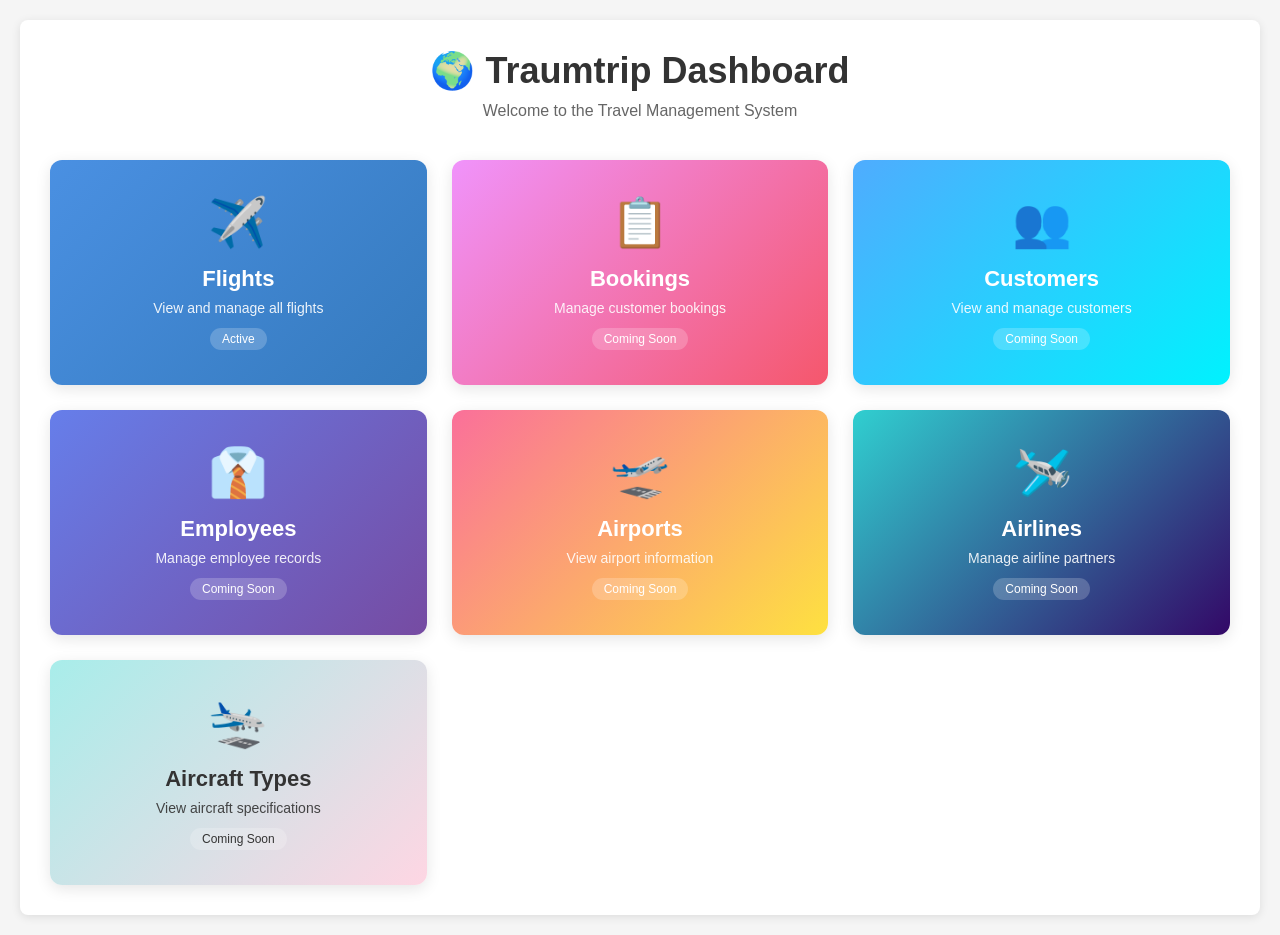
<file: frontend/index.html>
<!DOCTYPE html>
<html lang="en">

<head>
    <meta charset="UTF-8">
    <meta name="viewport" content="width=device-width, initial-scale=1.0">
    <title>Traumtrip - Dashboard</title>
    <link rel="stylesheet" href="styles.css">
</head>

<body>
    <main class="container">
        <header class="dashboard-header">
            <h1>🌍 Traumtrip Dashboard</h1>
            <p>Welcome to the Travel Management System</p>
        </header>

        <section class="dashboard-grid">
            <!-- Flights -->
            <a href="flights.html" class="dashboard-card flights">
                <span class="card-icon">✈️</span>
                <span class="card-title">Flights</span>
                <span class="card-description">View and manage all flights</span>
                <span class="card-badge">Active</span>
            </a>

            <!-- Bookings -->
            <a href="bookings.html" class="dashboard-card bookings">
                <span class="card-icon">📋</span>
                <span class="card-title">Bookings</span>
                <span class="card-description">Manage customer bookings</span>
                <span class="card-badge">Coming Soon</span>
            </a>

            <!-- Customers -->
            <a href="customers.html" class="dashboard-card customers">
                <span class="card-icon">👥</span>
                <span class="card-title">Customers</span>
                <span class="card-description">View and manage customers</span>
                <span class="card-badge">Coming Soon</span>
            </a>

            <!-- Employees -->
            <a href="employees.html" class="dashboard-card employees">
                <span class="card-icon">👔</span>
                <span class="card-title">Employees</span>
                <span class="card-description">Manage employee records</span>
                <span class="card-badge">Coming Soon</span>
            </a>

            <!-- Airports -->
            <a href="airports.html" class="dashboard-card airports">
                <span class="card-icon">🛫</span>
                <span class="card-title">Airports</span>
                <span class="card-description">View airport information</span>
                <span class="card-badge">Coming Soon</span>
            </a>

            <!-- Airlines -->
            <a href="airlines.html" class="dashboard-card airlines">
                <span class="card-icon">🛩️</span>
                <span class="card-title">Airlines</span>
                <span class="card-description">Manage airline partners</span>
                <span class="card-badge">Coming Soon</span>
            </a>

            <!-- Aircraft Types -->
            <a href="aircraft.html" class="dashboard-card aircraft">
                <span class="card-icon">🛬</span>
                <span class="card-title">Aircraft Types</span>
                <span class="card-description">View aircraft specifications</span>
                <span class="card-badge">Coming Soon</span>
            </a>
        </section>
    </main>
</body>

</html>
</file>
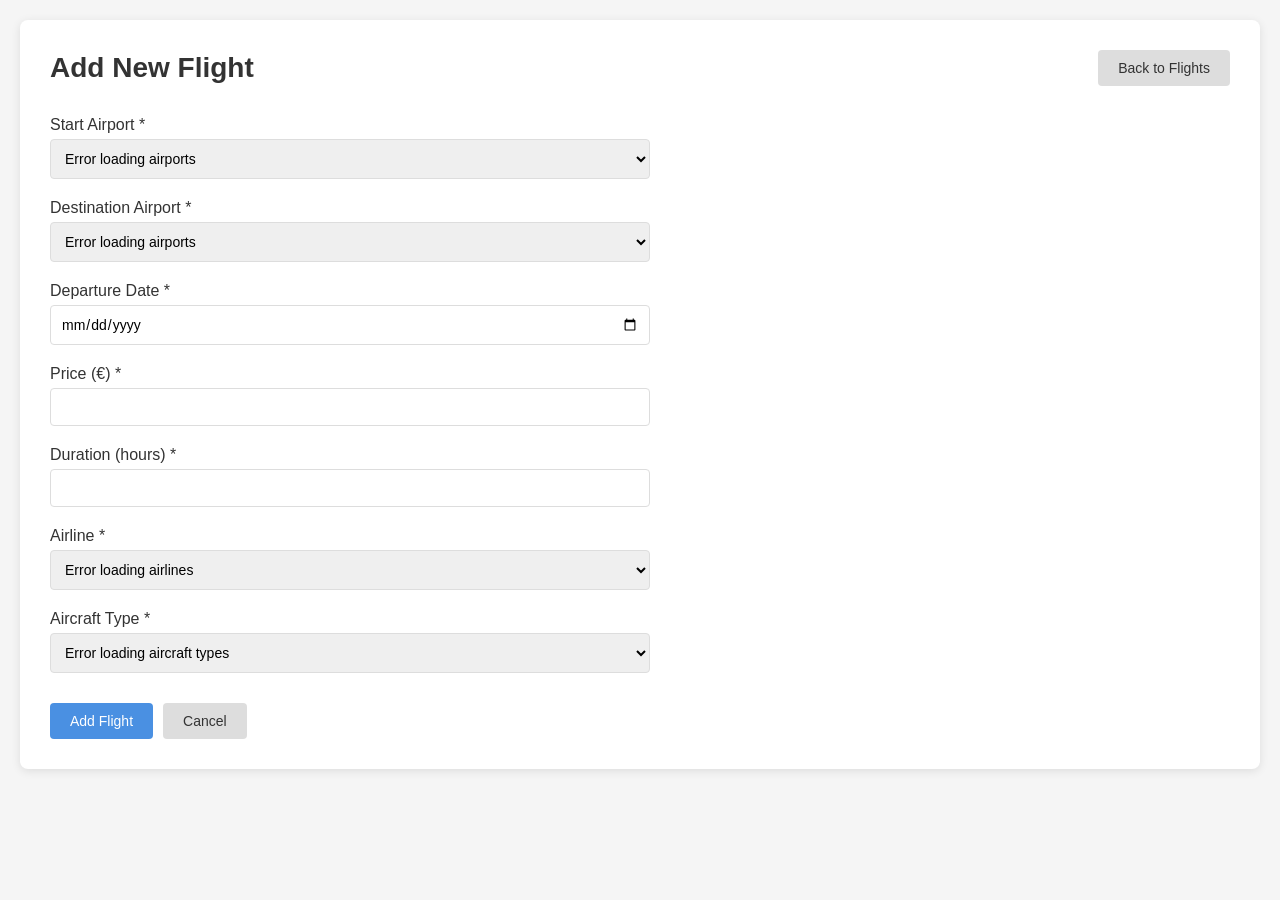
<file: frontend/add-flight.html>
<!DOCTYPE html>
<html lang="en">

<head>
    <meta charset="UTF-8">
    <meta name="viewport" content="width=device-width, initial-scale=1.0">
    <title>Add New Flight - Traumtrip</title>
    <link rel="stylesheet" href="styles.css">
</head>

<body>
    <main class="container">
        <header class="header">
            <h1>Add New Flight</h1>
            <nav>
                <a href="flights.html" class="btn btn-secondary">Back to Flights</a>
            </nav>
        </header>

        <div id="error" class="error" style="display: none;"></div>
        <div id="success" class="success" style="display: none;"></div>

        <form id="add-flight-form">
            <div class="form-group">
                <label for="startflughafen">Start Airport *</label>
                <select id="startflughafen" name="Startflughafen" >
                    <option value="">Loading...</option>
                </select>
            </div>

            <div class="form-group">
                <label for="zielflughafen">Destination Airport *</label>
                <select id="zielflughafen" name="Zielflughafen" >
                    <option value="">Loading...</option>
                </select>
            </div>

            <div class="form-group">
                <label for="abflugdatum">Departure Date *</label>
                <input type="date" id="abflugdatum" name="Abflugdatum" >
            </div>

            <div class="form-group">
                <label for="preis">Price (€) *</label>
                <input type="number" id="preis" name="Preis" step="0.01" min="0" >
            </div>

            <div class="form-group">
                <label for="dauer">Duration (hours) *</label>
                <input type="number" id="dauer" name="Dauer_in_Stunden" step="0.1" min="0" >
            </div>

            <div class="form-group">
                <label for="fluggesellschaft">Airline *</label>
                <select id="fluggesellschaft" name="fluggesellschaft" >
                    <option value="">Loading...</option>
                </select>
            </div>

            <div class="form-group">
                <label for="flugzeugtyp">Aircraft Type *</label>
                <select id="flugzeugtyp" name="Flugzeugtyp" >
                    <option value="">Loading...</option>
                </select>
            </div>

            <div class="form-actions">
                <button type="submit" class="btn btn-primary">Add Flight</button>
                <a href="index.html" class="btn btn-secondary">Cancel</a>
            </div>
        </form>
    </main>

    <script src="add-flight.js"></script>
</body>

</html>
</file>
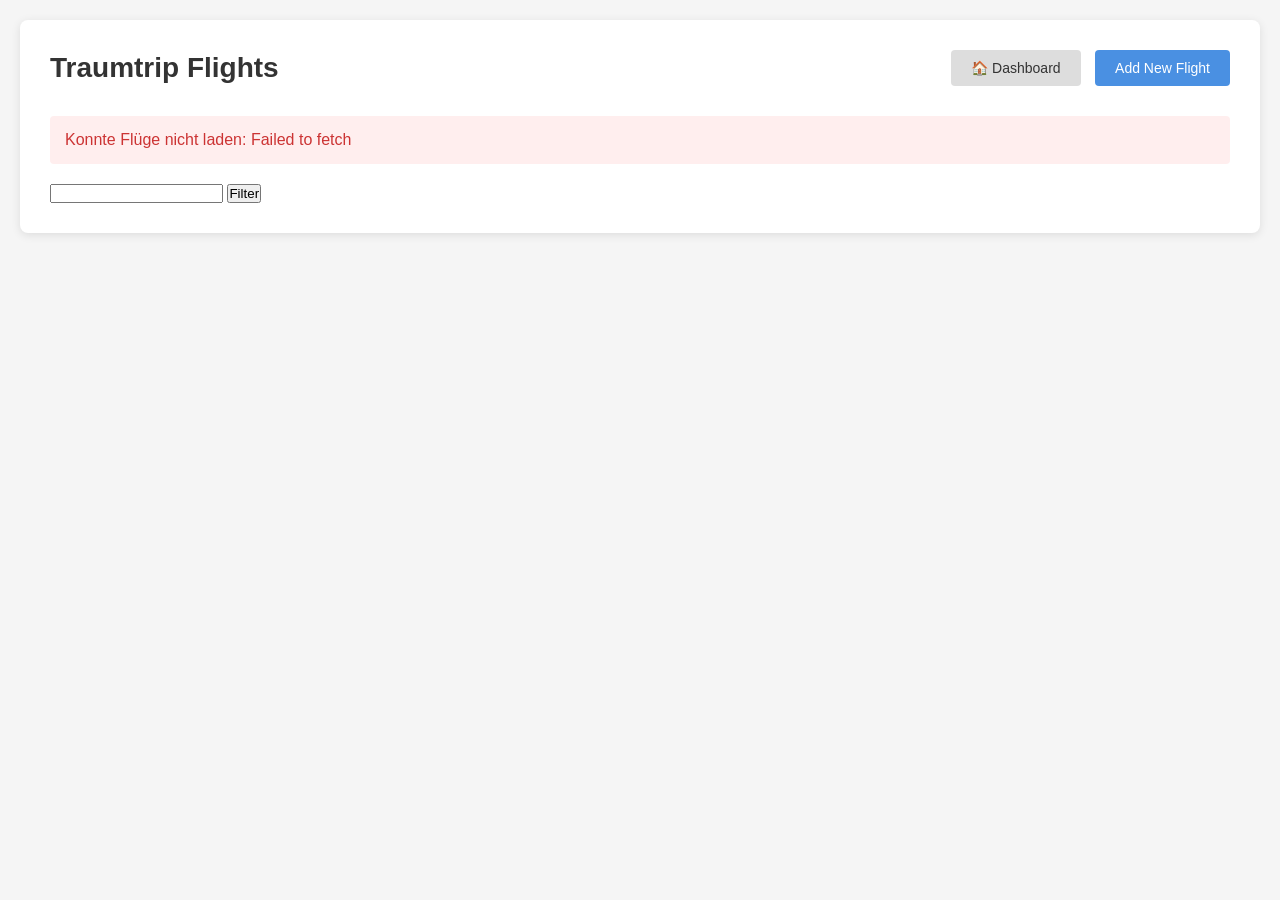
<file: frontend/flights.html>
<!DOCTYPE html>
<html lang="en">

<head>
    <meta charset="UTF-8">
    <meta name="viewport" content="width=device-width, initial-scale=1.0">
    <title>Traumtrip - Flights</title>
    <link rel="stylesheet" href="styles.css">
</head>

<body>
    <main class="container">
        <header class="header">
            <h1>Traumtrip Flights</h1>
            <nav>
                <a href="index.html" class="btn btn-secondary" style="margin-right: 10px;">🏠 Dashboard</a>
                <a href="add-flight.html" class="btn btn-primary">Add New Flight</a>
            </nav>
        </header>

        <section>
            <div id="loading">Loading flights...</div>
            <div id="error" class="error" style="display: none;"></div>

            <input id="filter-input">
            <button id="filter-button">Filter</button>

            <table id="flights-table" style="display: none;">
                <thead>
                    <tr>
                        <th>Flight ID</th>
                        <th>Start Airport</th>
                        <th>Destination Airport</th>
                        <th>Departure Date</th>
                        <th>Price (€)</th>
                        <th>Duration (h)</th>
                        <th>Airline</th>
                        <th>Aircraft Type</th>
                    </tr>
                </thead>
                <tbody id="flights-body">
                </tbody>
            </table>
        </section>
    </main>

    <script src="flights.js"></script>
</body>

</html>
</file>
<file: frontend/styles.css>
* {
    margin: 0;
    padding: 0;
    box-sizing: border-box;
}

body {
    font-family: -apple-system, BlinkMacSystemFont, 'Segoe UI', Roboto, Oxygen, Ubuntu, Cantarell, sans-serif;
    background-color: #f5f5f5;
    padding: 20px;
}

.container {
    max-width: 1400px;
    margin: 0 auto;
    background: white;
    padding: 30px;
    border-radius: 8px;
    box-shadow: 0 2px 10px rgba(0, 0, 0, 0.1);
}

h1 {
    color: #333;
    margin-bottom: 30px;
    font-size: 28px;
}

.header {
    display: flex;
    justify-content: space-between;
    align-items: center;
    margin-bottom: 30px;
}

.header h1 {
    margin-bottom: 0;
}

.btn {
    display: inline-block;
    padding: 10px 20px;
    text-decoration: none;
    border-radius: 4px;
    font-weight: 500;
    cursor: pointer;
    border: none;
    font-size: 14px;
    transition: background-color 0.2s;
}

.btn-primary {
    background-color: #4a90e2;
    color: white;
}

.btn-primary:hover {
    background-color: #357abd;
}

.btn-secondary {
    background-color: #ddd;
    color: #333;
}

.btn-secondary:hover {
    background-color: #ccc;
}

#loading {
    text-align: center;
    padding: 40px;
    color: #666;
    font-size: 18px;
}

.error {
    background-color: #fee;
    color: #c33;
    padding: 15px;
    border-radius: 4px;
    margin-bottom: 20px;
}

.success {
    background-color: #efe;
    color: #2a7;
    padding: 15px;
    border-radius: 4px;
    margin-bottom: 20px;
}

form {
    max-width: 600px;
}

.form-group {
    margin-bottom: 20px;
}

.form-group label {
    display: block;
    margin-bottom: 5px;
    font-weight: 500;
    color: #333;
}

.form-group input,
.form-group select,
.form-group textarea {
    width: 100%;
    padding: 10px;
    border: 1px solid #ddd;
    border-radius: 4px;
    font-size: 14px;
    font-family: inherit;
}

.form-group input:focus,
.form-group select:focus,
.form-group textarea:focus {
    outline: none;
    border-color: #4a90e2;
}

.form-actions {
    display: flex;
    gap: 10px;
    margin-top: 30px;
}

table {
    width: 100%;
    border-collapse: collapse;
}

thead {
    background-color: #4a90e2;
    color: white;
}

th {
    padding: 12px;
    text-align: left;
    font-weight: 600;
}

td {
    padding: 12px;
    border-bottom: 1px solid #ddd;
}

tbody tr:hover {
    background-color: #f9f9f9;
}

tbody tr:nth-child(even) {
    background-color: #fafafa;
}

tbody tr:nth-child(even):hover {
    background-color: #f5f5f5;
}

/* Dashboard Styles */
.dashboard-header {
    text-align: center;
    margin-bottom: 40px;
}

.dashboard-header h1 {
    font-size: 36px;
    color: #333;
    margin-bottom: 10px;
}

.dashboard-header p {
    color: #666;
    font-size: 16px;
}

.dashboard-grid {
    display: grid;
    grid-template-columns: repeat(auto-fit, minmax(280px, 1fr));
    gap: 25px;
    margin-top: 40px;
}

.dashboard-card {
    background: linear-gradient(135deg, #667eea 0%, #764ba2 100%);
    border-radius: 12px;
    padding: 35px 25px;
    text-decoration: none;
    color: white;
    transition: transform 0.3s ease, box-shadow 0.3s ease;
    box-shadow: 0 4px 15px rgba(0, 0, 0, 0.1);
    display: flex;
    flex-direction: column;
    align-items: center;
    text-align: center;
}

.dashboard-card:hover {
    transform: translateY(-5px);
    box-shadow: 0 8px 25px rgba(0, 0, 0, 0.2);
}

.dashboard-card.flights {
    background: linear-gradient(135deg, #4a90e2 0%, #357abd 100%);
}

.dashboard-card.bookings {
    background: linear-gradient(135deg, #f093fb 0%, #f5576c 100%);
}

.dashboard-card.customers {
    background: linear-gradient(135deg, #4facfe 0%, #00f2fe 100%);
}

.dashboard-card.employees {
    background: linear-gradient(135deg, #667eea 0%, #764ba2 100%);
}

.dashboard-card.airports {
    background: linear-gradient(135deg, #fa709a 0%, #fee140 100%);
}

.dashboard-card.airlines {
    background: linear-gradient(135deg, #30cfd0 0%, #330867 100%);
}

.dashboard-card.aircraft {
    background: linear-gradient(135deg, #a8edea 0%, #fed6e3 100%);
    color: #333;
}

.card-icon {
    font-size: 48px;
    margin-bottom: 15px;
}

.card-title {
    font-size: 22px;
    font-weight: 600;
    margin-bottom: 8px;
}

.card-description {
    font-size: 14px;
    opacity: 0.9;
}

.card-badge {
    background: rgba(255, 255, 255, 0.2);
    padding: 4px 12px;
    border-radius: 20px;
    font-size: 12px;
    margin-top: 12px;
    font-weight: 500;
}

@media (max-width: 768px) {
    .dashboard-grid {
        grid-template-columns: 1fr;
    }
}
</file>
